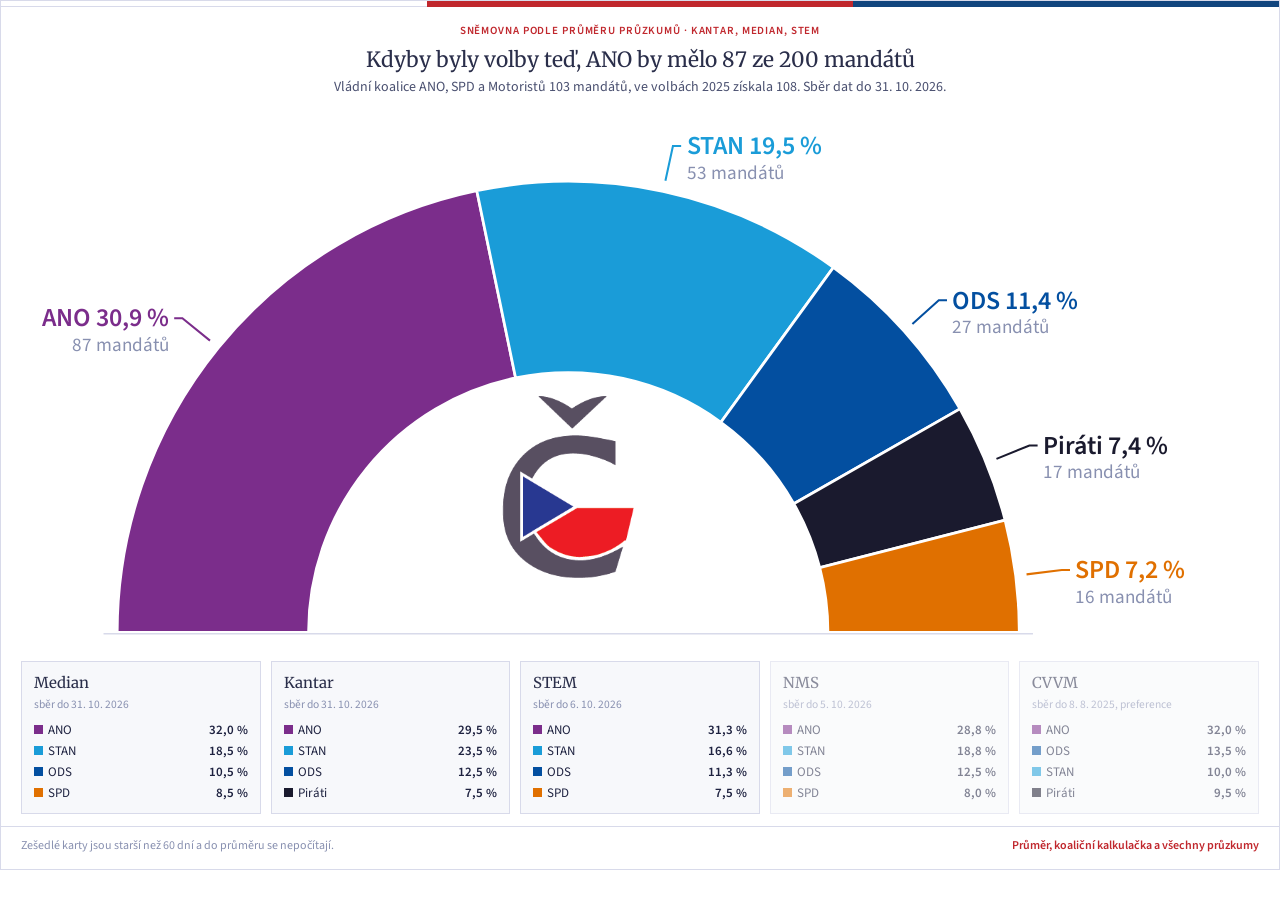
<file: web/oblouk.html>
<!DOCTYPE html>
<html lang="cs">
<head>
<meta charset="UTF-8">
<meta name="viewport" content="width=device-width, initial-scale=1.0">
<title>Sněmovna podle průzkumů, České volby</title>
<link rel="preconnect" href="https://fonts.googleapis.com">
<link rel="preconnect" href="https://fonts.gstatic.com" crossorigin>
<link href="https://fonts.googleapis.com/css2?family=Merriweather:wght@400;700&family=Source+Sans+3:wght@400;600&display=swap" rel="stylesheet">
<style>
:root{--navy:#3D4263;--navy2:#2A2E4A;--red:#C0272D;--line:#D8DAEA;--muted:#8890B0;--text:#1E2240;--text2:#4A5070;--bg:#F7F8FB}
*,*::before,*::after{box-sizing:border-box;margin:0;padding:0}
html,body{overflow-x:hidden}
body{font-family:'Source Sans 3',Verdana,sans-serif;background:transparent;color:var(--text);line-height:1.45}
.w{background:#fff;border:1px solid var(--line)}
.tri{display:flex;height:6px}.tri div{flex:1}
.ser{font-family:Merriweather,Georgia,serif;font-weight:400;color:var(--navy2)}
.hd{padding:16px 20px 4px;text-align:center}
.kick{font-size:11px;letter-spacing:.08em;color:var(--red);font-weight:600;text-transform:uppercase}
.hd h2{font-size:21px;margin:6px 0 2px}
.sub{font-size:14px;color:var(--text2)}
svg text{font-family:'Source Sans 3',Verdana,sans-serif}
.ag{display:flex;gap:10px;padding:6px 20px 12px;overflow-x:auto}
.ag .k{flex:1 0 150px}
#arc{margin:0 auto}
@media(max-width:560px){.hd{padding:12px 12px 2px}.hd h2{font-size:16px}.sub{font-size:12.5px}.kick{font-size:10px}.ag{padding:6px 12px 10px;gap:8px}.ag .k{flex:1 0 128px;padding:8px 10px}.k .p{font-size:12px}.ft{padding:8px 12px 10px}#pozn{display:none}}
.k{border:1px solid var(--line);padding:10px 12px;background:var(--bg)}
.k a{color:var(--navy2);text-decoration:none;font-family:Merriweather,Georgia,serif;font-size:15px}
.k .dt{font-size:11.5px;color:var(--muted);margin:2px 0 6px}
.k .p{display:flex;justify-content:space-between;font-size:13px;padding:1px 0}
.k .p b{font-weight:600}
.k.old{opacity:.55}
.ft{display:flex;flex-wrap:wrap;justify-content:space-between;gap:6px 16px;padding:10px 20px 14px;border-top:1px solid var(--line);font-size:12px;color:var(--muted)}
.ft a{color:var(--red);font-weight:600;text-decoration:none}
</style>
</head>
<body>
<div class="w" id="app">
  <div class="tri"><div style="background:#fff;border-bottom:1px solid var(--line)"></div><div style="background:var(--red)"></div><div style="background:#11457E"></div></div>
  <div class="hd">
    <div class="kick" id="kick">Sněmovna podle průměru průzkumů</div>
    <h2 class="ser" id="head">Načítám průzkumy</h2>
    <div class="sub" id="sub"></div>
  </div>
  <svg id="arc" viewBox="35 12 935 405" role="img" aria-label="Rozdělení 200 mandátů podle průměru průzkumů" style="display:block;width:100%;height:auto;max-width:100%"></svg>
  <div class="ag" id="ag"></div>
  <div class="ft"><span id="pozn"></span><a target="_top" href="https://www.ceske-volby.cz/preference/">Průměr, koaliční kalkulačka a všechny průzkumy</a></div>
</div>
<script>
window.PRUZKUMY_JINY_POHLED = function () {
  const a = document.getElementById("app");
  if (!POLLS.length || !Object.keys(SEATS).length) { a.innerHTML = '<div style="padding:24px;color:#C0272D">Data průzkumů se nepodařilo načíst.</div>'; report(); return; }
  const ks = Object.keys(SEATS);
  const doo = CUR.reduce((m, p) => p.date_fieldwork_to > m ? p.date_fieldwork_to : m, "");
  document.getElementById("kick").textContent = `Sněmovna podle průměru průzkumů · ${CUR.map(p => p.agency).join(", ")}`;
  document.getElementById("head").textContent = `Kdyby byly volby teď, ${nm(ks[0])} by mělo ${SEATS[ks[0]]} ze 200 mandátů`;
  const vl = VLADA.reduce((s, k) => s + (SEATS[k] || 0), 0), v25 = VLADA.reduce((s, k) => s + (M2025[k] || 0), 0);
  document.getElementById("sub").textContent = `Vládní koalice ANO, SPD a Motoristů ${vl} mandátů, ve volbách 2025 získala ${v25}. Sběr dat do ${fd(doo)}.`;

  // Půlkruh: výseče podle mandátů, popisky venku s vodící čarou, logo Č uprostřed.
  const cx = 450, cy = 400, R = 330, r = 190, svg = [];
  let a0 = Math.PI;
  const pt = (rad, ang) => [cx + rad * Math.cos(ang), cy - rad * Math.sin(ang)];
  const labels = [];
  ks.forEach(k => {
    const a1 = a0 - Math.PI * SEATS[k] / 200;
    const [x1, y1] = pt(R, a0), [x2, y2] = pt(R, a1), [x3, y3] = pt(r, a1), [x4, y4] = pt(r, a0);
    const big = (a0 - a1) > Math.PI ? 1 : 0;
    svg.push(`<path d="M${x1.toFixed(1)},${y1.toFixed(1)} A${R},${R} 0 ${big} 1 ${x2.toFixed(1)},${y2.toFixed(1)} L${x3.toFixed(1)},${y3.toFixed(1)} A${r},${r} 0 ${big} 0 ${x4.toFixed(1)},${y4.toFixed(1)} Z" fill="${col(k)}" stroke="#fff" stroke-width="2"><title>${esc(nm(k))} ${SEATS[k]} mandátů, ${cz(AVG[k])} %</title></path>`);
    const am = (a0 + a1) / 2;
    const [lx, ly] = pt(R + 8, am), [tx, ty] = pt(R + 34, am);
    labels.push({k, am, lx, ly, tx, ty});
    a0 = a1;
  });
  // rozestup popisků na pravé a levé straně
  ["L", "R"].forEach(side => {
    const ls = labels.filter(l => side === "L" ? l.tx < cx : l.tx >= cx).sort((p, q) => p.ty - q.ty);
    for (let i = 1; i < ls.length; i++) if (ls[i].ty - ls[i - 1].ty < 26) ls[i].ty = ls[i - 1].ty + 26;
  });
  labels.forEach(l => {
    const left = l.tx < cx, ex = left ? l.tx - 6 : l.tx + 6;
    svg.push(`<polyline points="${l.lx.toFixed(1)},${l.ly.toFixed(1)} ${l.tx.toFixed(1)},${l.ty.toFixed(1)} ${ex.toFixed(1)},${l.ty.toFixed(1)}" fill="none" stroke="${col(l.k)}" stroke-width="1.5"/>`);
    svg.push(`<text x="${(left ? ex - 4 : ex + 4).toFixed(1)}" y="${(l.ty + 6).toFixed(1)}" text-anchor="${left ? "end" : "start"}" font-size="19" fill="${col(l.k)}" font-weight="600">${esc(nm(l.k))} ${cz(AVG[l.k])} %</text>`);
    svg.push(`<text x="${(left ? ex - 4 : ex + 4).toFixed(1)}" y="${(l.ty + 24).toFixed(1)}" text-anchor="${left ? "end" : "start"}" font-size="14" fill="#8890B0">${SEATS[l.k]} mandátů</text>`);
  });
  svg.push(`<image href="logo-c.png" x="${cx - 95}" y="${cy - 205}" width="190" height="209"/>`);
  svg.push(`<line x1="${cx - R - 10}" x2="${cx + R + 10}" y1="${cy + 1}" y2="${cy + 1}" stroke="#D8DAEA"/>`);
  document.getElementById("arc").innerHTML = svg.join("");

  // Karty posledního průzkumu každé agentury, top 4 strany.
  const m = {};
  POLLS.filter(p => p.view === "parties" && AG[p.agency]).forEach(p => { if (!m[p.agency] || p.date_fieldwork_to > m[p.agency].date_fieldwork_to) m[p.agency] = p; });
  document.getElementById("ag").innerHTML = Object.values(m).sort((p, q) => q.date_fieldwork_to.localeCompare(p.date_fieldwork_to)).map(p => {
    const top = Object.entries(p.parties).filter(([k]) => STRANY[k]).sort((x, y) => y[1] - x[1]).slice(0, 4);
    return `<div class="k${ago(p.date_fieldwork_to) > OKNO ? " old" : ""}"><a target="_top" href="https://www.ceske-volby.cz/tag/${AG[p.agency].u}/">${esc(p.agency)}</a>`
      + `<div class="dt">sběr do ${fd(p.date_fieldwork_to)}${p.type === "preference" ? ", preference" : ""}</div>`
      + top.map(([k, v]) => `<div class="p"><span><span style="display:inline-block;width:9px;height:9px;background:${col(k)};margin-right:5px"></span>${esc(nm(k))}</span><b>${cz(v)} %</b></div>`).join("") + `</div>`;
  }).join("");
  document.getElementById("pozn").textContent = "Zešedlé karty jsou starší než 60 dní a do průměru se nepočítají.";
  // Iframe na webu má pevnou výšku (popis rubriky nepustí skript), půlkruh se proto vejde do zbylého místa.
  const fit = () => {
    const svg = document.getElementById("arc");
    svg.style.height = "auto"; svg.style.width = "100%";
    const rest = document.getElementById("app").offsetHeight - svg.getBoundingClientRect().height;
    const volno = window.innerHeight - rest - 2;
    if (window.self !== window.top && volno < svg.getBoundingClientRect().height) {
      svg.style.height = Math.max(140, volno) + "px"; svg.style.width = "auto";
    }
  };
  fit(); setTimeout(fit, 600); window.addEventListener("resize", fit);
  report(); setTimeout(report, 800);
};
</script>
<script src="hp.js"></script>
<script>
// Hlásit výšku karty, ne těla stránky, jinak iframe s posluchačem roste donekonečna.
let _posledni = 0;
report = function () { const h = document.getElementById("app").offsetHeight; if (h > 300 && Math.abs(h - _posledni) > 8) { _posledni = h; window.parent.postMessage({type: "pruzkumyHeight", height: h}, "*"); } };
</script>
</body>
</html>
</file>
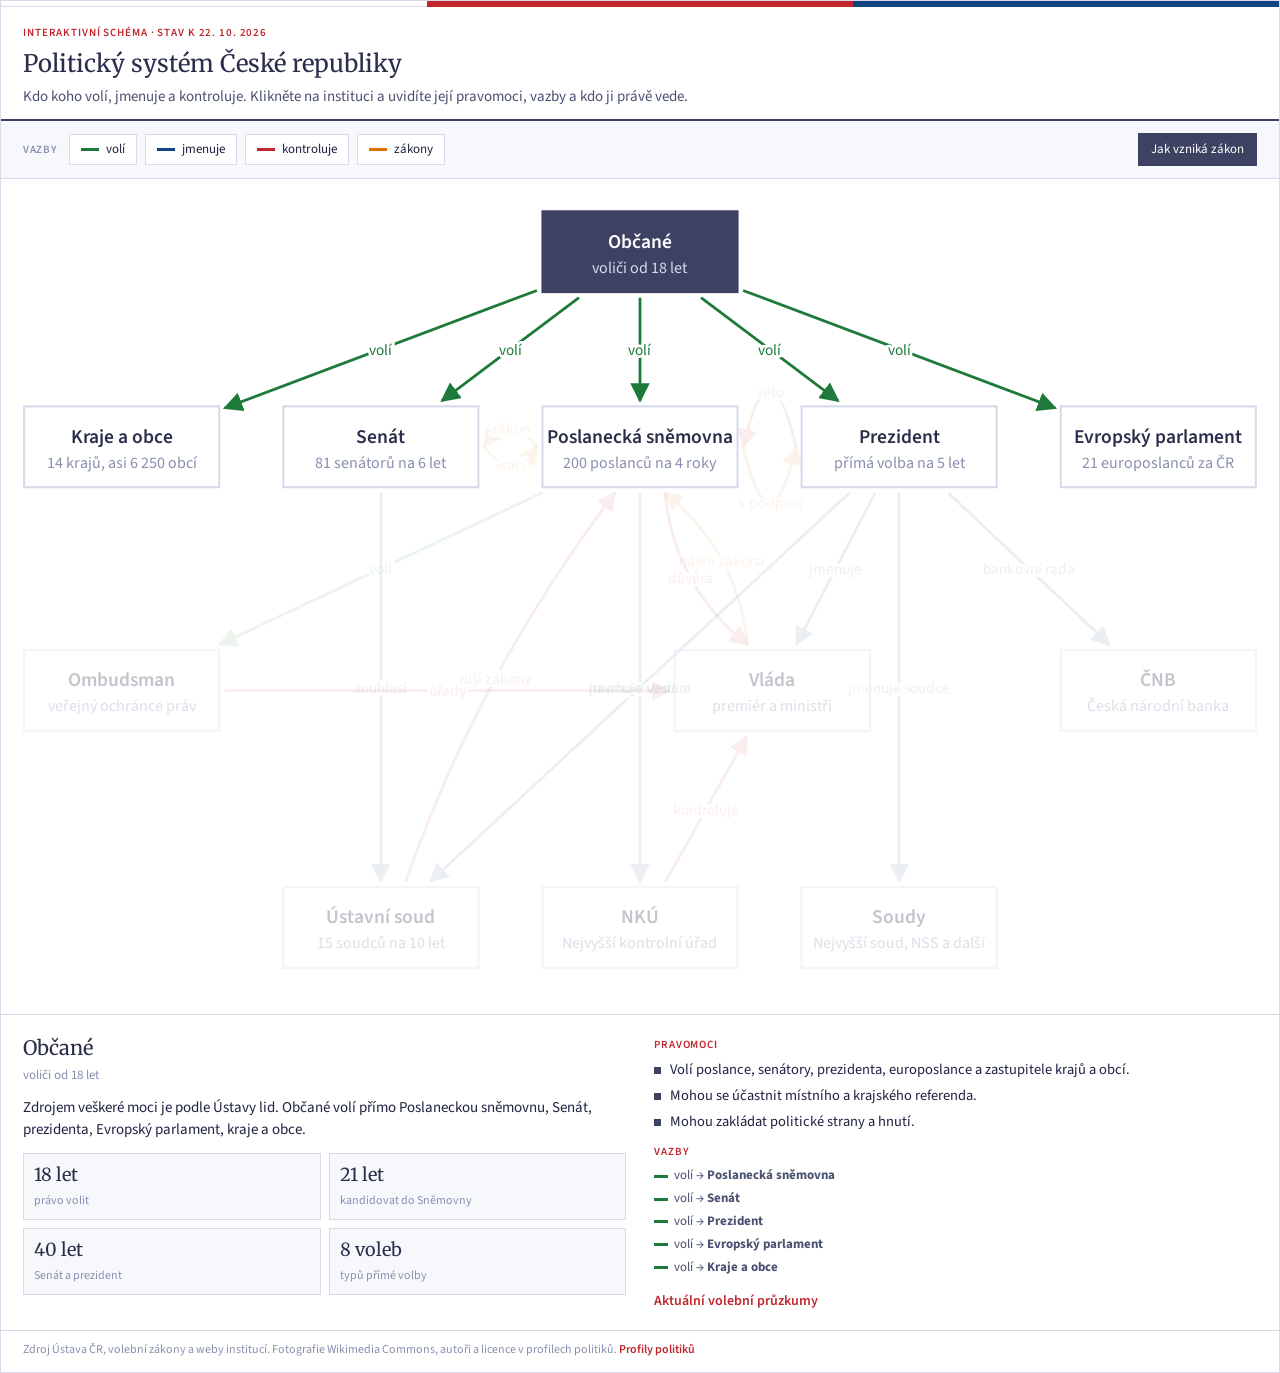
<file: web/system.html>
<!DOCTYPE html>
<html lang="cs">
<head>
<meta charset="UTF-8">
<meta name="viewport" content="width=device-width, initial-scale=1.0">
<title>Politický systém České republiky, České volby</title>
<link rel="preconnect" href="https://fonts.googleapis.com">
<link rel="preconnect" href="https://fonts.gstatic.com" crossorigin>
<link href="https://fonts.googleapis.com/css2?family=Merriweather:wght@400;700&family=Source+Sans+3:wght@400;600&display=swap" rel="stylesheet">
<style>
:root{--navy:#3D4263;--navy2:#2A2E4A;--red:#C0272D;--blue:#11457E;--bg:#F7F8FB;--line:#D8DAEA;--muted:#8890B0;--text:#1E2240;--text2:#4A5070;
--voli:#1D7A3A;--jmenuje:#11457E;--kontroluje:#C0272D;--zakony:#E07000}
*,*::before,*::after{box-sizing:border-box;margin:0;padding:0}
html,body{overflow-x:hidden}
body{font-family:'Source Sans 3',Verdana,sans-serif;background:transparent;color:var(--text);line-height:1.45}
.w{background:#fff;border:1px solid var(--line)}
.tri{display:flex;height:6px}.tri div{flex:1}
.ser{font-family:Merriweather,Georgia,serif;font-weight:400;color:var(--navy2)}
.hd{padding:18px 22px 12px;border-bottom:2px solid var(--navy)}
.kick{font-size:11px;letter-spacing:.08em;color:var(--red);font-weight:600;text-transform:uppercase}
.hd h2{font-size:24px;margin:6px 0 4px}
.lead{font-size:15px;color:var(--text2)}
.bar{display:flex;flex-wrap:wrap;gap:8px;align-items:center;padding:12px 22px;border-bottom:1px solid var(--line);background:var(--bg)}
.bar .bl{font-size:11px;font-weight:600;letter-spacing:.06em;text-transform:uppercase;color:var(--muted);margin-right:4px}
.f{cursor:pointer;user-select:none;display:inline-flex;align-items:center;gap:7px;padding:5px 11px;font-size:13px;border:1.5px solid var(--line);background:#fff;color:var(--text)}
.f i{display:inline-block;width:18px;height:3px}
.f.off{opacity:.4}
.btn{cursor:pointer;font:inherit;font-size:13px;padding:6px 12px;border:1px solid var(--navy);background:var(--navy);color:#fff;margin-left:auto}
.btn.o{background:#fff;color:var(--navy)}
.g{display:grid;grid-template-columns:minmax(0,1fr)}
.g>div:first-child{border-bottom:1px solid var(--line);padding:10px 12px}
.det{display:grid;grid-template-columns:minmax(0,1fr) minmax(0,1fr);gap:0 28px}
.det>.c1,.det>.c2{min-width:0}
svg{display:block;width:100%;height:auto}
.node{cursor:pointer}
.node rect{fill:#fff;stroke:var(--line);stroke-width:1.5;transition:fill .15s,stroke .15s}
.node:hover rect{stroke:var(--navy)}
.node.sel rect{fill:var(--navy);stroke:var(--navy)}
.node.sel text{fill:#fff}
.node.dim{opacity:.28}
.node text{font-family:'Source Sans 3',Verdana,sans-serif;fill:var(--navy2);pointer-events:none}
.node .t1{font-size:14px;font-weight:600}
.node .t2{font-size:11.5px;fill:var(--muted)}
.node.sel .t2{fill:#D8DAEA}
.node.krok rect{stroke:var(--red);stroke-width:3}
.e path{fill:none;stroke-width:2;transition:opacity .15s}
.e text{font-size:11px;font-family:'Source Sans 3',Verdana,sans-serif;paint-order:stroke;stroke:#fff;stroke-width:4px;stroke-linejoin:round}
.e.dim{opacity:.08}
.e.hide{display:none}
.det{padding:18px 22px}
.det h3{font-size:20px;margin-bottom:4px}
.det .sub{font-size:13px;color:var(--muted);margin-bottom:12px}
.fa{display:grid;grid-template-columns:repeat(2,minmax(0,1fr));gap:8px;margin-bottom:14px}
.fa div{background:var(--bg);border:1px solid var(--line);padding:8px 10px}
.fa b{display:block;font-family:Merriweather,Georgia,serif;font-weight:400;font-size:18px;color:var(--navy2)}
.fa span{font-size:12px;color:var(--muted)}
.det ul{list-style:none;margin:0 0 12px}
.det li{position:relative;padding-left:16px;margin-bottom:5px;font-size:14.5px}
.det li:before{content:"";position:absolute;left:0;top:8px;width:7px;height:7px;background:var(--navy)}
.os{display:flex;align-items:center;gap:12px;padding:10px;border:1px solid var(--line);margin-bottom:10px;text-decoration:none;color:var(--text)}
.os img{width:52px;height:52px;border-radius:50%;object-fit:cover;flex-shrink:0}
.os b{display:block;font-family:Merriweather,Georgia,serif;font-weight:400;font-size:16px;color:var(--navy2)}
.os span{font-size:12.5px;color:var(--muted)}
a.os:hover{border-color:var(--navy)}
.rel{font-size:13px;color:var(--text2)}
.rel div{margin-bottom:4px}
.rel i{display:inline-block;width:14px;height:3px;vertical-align:middle;margin-right:6px}
.det a.ln{color:var(--red);font-weight:600;text-decoration:none;font-size:14px}
.krokbox{padding:14px 22px;border-bottom:1px solid var(--line);background:#FFF8EE;display:none}
.krokbox.on{display:block}
.krokbox .kc{font-size:12px;color:var(--red);font-weight:600;letter-spacing:.06em;text-transform:uppercase}
.krokbox .kt{font-family:Merriweather,Georgia,serif;font-size:17px;color:var(--navy2);margin:4px 0}
.krokbox .kp{font-size:14.5px;color:var(--text2)}
.krokbox .kn{margin-top:10px;display:flex;gap:8px}
.meta{padding:10px 22px 14px;border-top:1px solid var(--line);font-size:12px;color:var(--muted)}
@container (max-width:800px){}
@media(max-width:820px){
  .det{grid-template-columns:1fr}
  .g>div:first-child{padding:6px 4px}
  .hd,.bar,.det,.meta,.krokbox{padding-left:14px;padding-right:14px}
  .btn{margin-left:0}
}
</style>
</head>
<body>
<div class="w" id="app">
  <div class="tri"><div style="background:#fff;border-bottom:1px solid var(--line)"></div><div style="background:var(--red)"></div><div style="background:var(--blue)"></div></div>
  <div class="hd">
    <div class="kick">Interaktivní schéma · stav k 22. 10. 2026</div>
    <h2 class="ser">Politický systém České republiky</h2>
    <div class="lead">Kdo koho volí, jmenuje a kontroluje. Klikněte na instituci a uvidíte její pravomoci, vazby a kdo ji právě vede.</div>
  </div>
  <div class="bar" id="bar">
    <span class="bl">Vazby</span>
    <span class="f" data-t="voli"><i style="background:var(--voli)"></i>volí</span>
    <span class="f" data-t="jmenuje"><i style="background:var(--jmenuje)"></i>jmenuje</span>
    <span class="f" data-t="kontroluje"><i style="background:var(--kontroluje)"></i>kontroluje</span>
    <span class="f" data-t="zakony"><i style="background:var(--zakony)"></i>zákony</span>
    <button class="btn" id="zakon">Jak vzniká zákon</button>
  </div>
  <div class="krokbox" id="kb">
    <div class="kc" id="kc"></div>
    <div class="kt" id="kt"></div>
    <div class="kp" id="kp"></div>
    <div class="kn"><button class="btn o" id="kz">Zpět</button><button class="btn" id="kd">Další krok</button><button class="btn o" id="kx">Zavřít</button></div>
  </div>
  <div class="g">
    <div><svg id="sv" viewBox="0 0 900 585" role="img" aria-label="Schéma politického systému ČR"></svg></div>
    <div class="det" id="det"></div>
  </div>
  <div class="meta">Zdroj Ústava ČR, volební zákony a weby institucí. Fotografie Wikimedia Commons, autoři a licence v profilech politiků. <a target="_top" href="https://www.ceske-volby.cz/politici/" style="color:var(--red);font-weight:600;text-decoration:none">Profily politiků</a></div>
</div>
<script src="system.js"></script>
</body>
</html>
</file>
